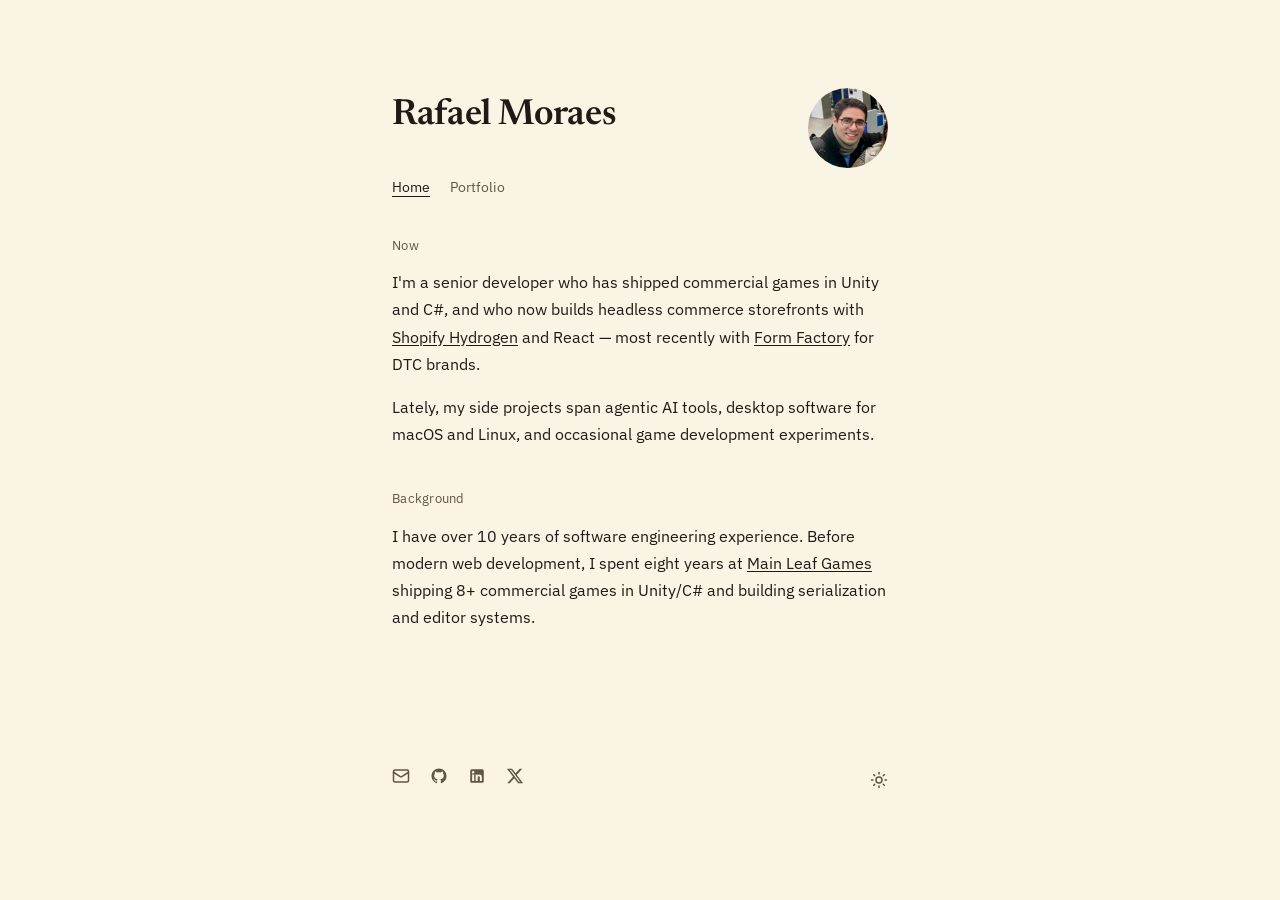
<file: index.html>
<!DOCTYPE html>
<html lang="en">
<head>
  <meta charset="UTF-8">
  <meta name="viewport" content="width=device-width, initial-scale=1.0">
  <meta name="color-scheme" content="light dark">
  <script>
    (function () {
      // Older versions kept the choice forever; drop it so the system rules again.
      try {
        localStorage.removeItem('theme');
      } catch (e) {}
      try {
        var stored = sessionStorage.getItem('theme');
        if (stored === 'light' || stored === 'dark') {
          document.documentElement.setAttribute('data-theme', stored);
        }
      } catch (e) {}
    })();
  </script>
  <title>Rafael Moraes</title>
  <meta name="description" content="Rafael Moraes — Senior Software Developer building headless commerce storefronts and developer tools.">
  <meta property="og:title" content="Rafael Moraes">
  <meta property="og:description" content="Senior Software Developer building headless commerce storefronts and developer tools.">
  <meta property="og:type" content="website">
  <link rel="icon" type="image/svg+xml" href="assets/favicon.svg">
  <link rel="stylesheet" href="css/style.css">
</head>
<body>
  <div class="container">
    <header>
      <div>
        <h1><a href="./">Rafael Moraes</a></h1>
        <nav>
          <ul>
            <li><span aria-current="page">Home</span></li>
            <li><a href="./portfolio">Portfolio</a></li>
          </ul>
        </nav>
      </div>
      <img src="assets/avatar.jpg" alt="Rafael Moraes" class="avatar" width="80" height="80">
    </header>

    <main>
      <section>
        <p class="section-label">Now</p>
        <p>I'm a senior developer who has shipped commercial games in Unity and C#, and who now builds headless commerce storefronts with <a href="https://shopify.dev/docs/storefronts/headless/hydrogen" target="_blank" rel="noopener noreferrer">Shopify Hydrogen</a> and React — most recently with <a href="https://formfactory.dev" target="_blank" rel="noopener noreferrer">Form Factory</a> for DTC brands.</p>
        <p>Lately, my side projects span agentic AI tools, desktop software for macOS and Linux, and occasional game development experiments.</p>
      </section>

      <section>
        <p class="section-label">Background</p>
        <p>I have over 10 years of software engineering experience. Before modern web development, I spent eight years at <a href="https://www.linkedin.com/company/mainleaf/home/" target="_blank" rel="noopener noreferrer">Main Leaf Games</a> shipping 8+ commercial games in Unity/C# and building serialization and editor systems.</p>
      </section>
    </main>

    <footer>
      <ul>
        <li>
          <a href="mailto:rafael@rbm.rs" aria-label="Email">
            <svg xmlns="http://www.w3.org/2000/svg" width="18" height="18" viewBox="0 0 24 24" fill="none" stroke="currentColor" stroke-width="2" stroke-linecap="round" stroke-linejoin="round" aria-hidden="true">
              <rect width="20" height="16" x="2" y="4" rx="2"/>
              <path d="m22 7-8.97 5.7a1.94 1.94 0 0 1-2.06 0L2 7"/>
            </svg>
          </a>
        </li>
        <li>
          <a href="https://github.com/rbmrs" target="_blank" rel="noopener noreferrer" aria-label="GitHub">
            <svg xmlns="http://www.w3.org/2000/svg" width="18" height="18" viewBox="0 0 24 24" fill="currentColor" aria-hidden="true">
              <path d="M12 2C6.477 2 2 6.484 2 12.017c0 4.425 2.865 8.18 6.839 9.504.5.092.682-.217.682-.483 0-.237-.008-.868-.013-1.703-2.782.605-3.369-1.343-3.369-1.343-.454-1.158-1.11-1.466-1.11-1.466-.908-.62.069-.608.069-.608 1.003.07 1.53 1.032 1.53 1.032.892 1.53 2.341 1.088 2.91.832.092-.647.35-1.088.636-1.338-2.22-.253-4.555-1.113-4.555-4.951 0-1.093.39-1.988 1.029-2.688-.103-.253-.446-1.272.098-2.65 0 0 .84-.27 2.75 1.026A9.564 9.564 0 0 1 12 6.844c.85.004 1.705.115 2.504.337 1.909-1.296 2.747-1.027 2.747-1.027.546 1.379.202 2.398.1 2.651.64.7 1.028 1.595 1.028 2.688 0 3.848-2.339 4.695-4.566 4.943.359.309.678.92.678 1.855 0 1.338-.012 2.419-.012 2.747 0 .268.18.58.688.482A10.019 10.019 0 0 0 22 12.017C22 6.484 17.522 2 12 2z"/>
            </svg>
          </a>
        </li>
        <li>
          <a href="https://www.linkedin.com/in/rafael-moraes-a4942123/" target="_blank" rel="noopener noreferrer" aria-label="LinkedIn">
            <svg xmlns="http://www.w3.org/2000/svg" width="18" height="18" viewBox="0 0 24 24" fill="currentColor" aria-hidden="true">
              <path d="M19 3a2 2 0 0 1 2 2v14a2 2 0 0 1-2 2H5a2 2 0 0 1-2-2V5a2 2 0 0 1 2-2h14m-.5 15.5v-5.3a3.26 3.26 0 0 0-3.26-3.26c-.85 0-1.84.52-2.28 1.3v-1.11h-2.79v8.37h2.79v-4.93c0-.77.62-1.4 1.39-1.4a1.4 1.4 0 0 1 1.4 1.4v4.93h2.75M6.88 8.56a1.68 1.68 0 0 0 1.68-1.68c0-.93-.75-1.69-1.68-1.69a1.69 1.69 0 0 0-1.69 1.69c0 .93.76 1.68 1.69 1.68m1.39 9.94v-8.37H5.5v8.37h2.77z"/>
            </svg>
          </a>
        </li>
        <li>
          <a href="https://x.com/rbmrs_" target="_blank" rel="noopener noreferrer" aria-label="X (Twitter)">
            <svg xmlns="http://www.w3.org/2000/svg" width="18" height="18" viewBox="0 0 24 24" fill="currentColor" aria-hidden="true">
              <path d="M18.244 2.25h3.308l-7.227 8.26 8.502 11.24H16.17l-5.214-6.817L4.99 21.75H1.68l7.73-8.835L1.254 2.25H8.08l4.713 6.231zm-1.161 17.52h1.833L7.084 4.126H5.117z"/>
            </svg>
          </a>
        </li>
      </ul>
      <button id="theme-toggle" type="button" aria-label="Toggle theme">
        <span class="icon-sun">
          <svg xmlns="http://www.w3.org/2000/svg" width="18" height="18" viewBox="0 0 24 24" fill="none" stroke="currentColor" stroke-width="2" stroke-linecap="round" stroke-linejoin="round" aria-hidden="true">
            <circle cx="12" cy="12" r="4" />
            <path d="M12 2v2" />
            <path d="M12 20v2" />
            <path d="m4.93 4.93 1.41 1.41" />
            <path d="m17.66 17.66 1.41 1.41" />
            <path d="M2 12h2" />
            <path d="M20 12h2" />
            <path d="m6.34 17.66-1.41 1.41" />
            <path d="m19.07 4.93-1.41 1.41" />
          </svg>
        </span>
        <span class="icon-moon">
          <svg xmlns="http://www.w3.org/2000/svg" width="18" height="18" viewBox="0 0 24 24" fill="none" stroke="currentColor" stroke-width="2" stroke-linecap="round" stroke-linejoin="round" aria-hidden="true">
            <path d="M20.985 12.486a9 9 0 1 1-9.473-9.472c.405-.022.617.46.402.803a6 6 0 0 0 8.268 8.268c.344-.215.825-.004.803.401" />
          </svg>
        </span>
      </button>
    </footer>
  </div>

  <script>
    (function () {
      var button = document.getElementById('theme-toggle');
      if (!button) return;
      var media = window.matchMedia('(prefers-color-scheme: dark)');
      function system() {
        return media.matches ? 'dark' : 'light';
      }
      function override() {
        var attr = document.documentElement.getAttribute('data-theme');
        return attr === 'light' || attr === 'dark' ? attr : null;
      }
      function current() {
        return override() || system();
      }
      // Without an override, the page follows the system setting again.
      function clearOverride() {
        document.documentElement.removeAttribute('data-theme');
        try {
          sessionStorage.removeItem('theme');
        } catch (e) {}
      }
      function updateLabel() {
        var target = current() === 'dark' ? 'light' : 'dark';
        button.setAttribute('aria-label', 'Switch to ' + target + ' theme');
        button.title = button.getAttribute('aria-label');
      }
      button.addEventListener('click', function () {
        var next = current() === 'dark' ? 'light' : 'dark';
        if (next === system()) {
          clearOverride();
        } else {
          document.documentElement.setAttribute('data-theme', next);
          try {
            sessionStorage.setItem('theme', next);
          } catch (e) {}
        }
        updateLabel();
      });
      function onSystemChange() {
        if (override() === system()) clearOverride();
        updateLabel();
      }
      if (media.addEventListener) {
        media.addEventListener('change', onSystemChange);
      } else if (media.addListener) {
        media.addListener(onSystemChange);
      }
      updateLabel();
    })();
  </script>
  <!-- Cloudflare Web Analytics --><script type='module' src='https://static.cloudflareinsights.com/beacon.min.js' data-cf-beacon='{"token": "b37c30e7a0554e7390c064aa9ed43f64"}'></script><!-- End Cloudflare Web Analytics -->
</body>
</html>
</file>
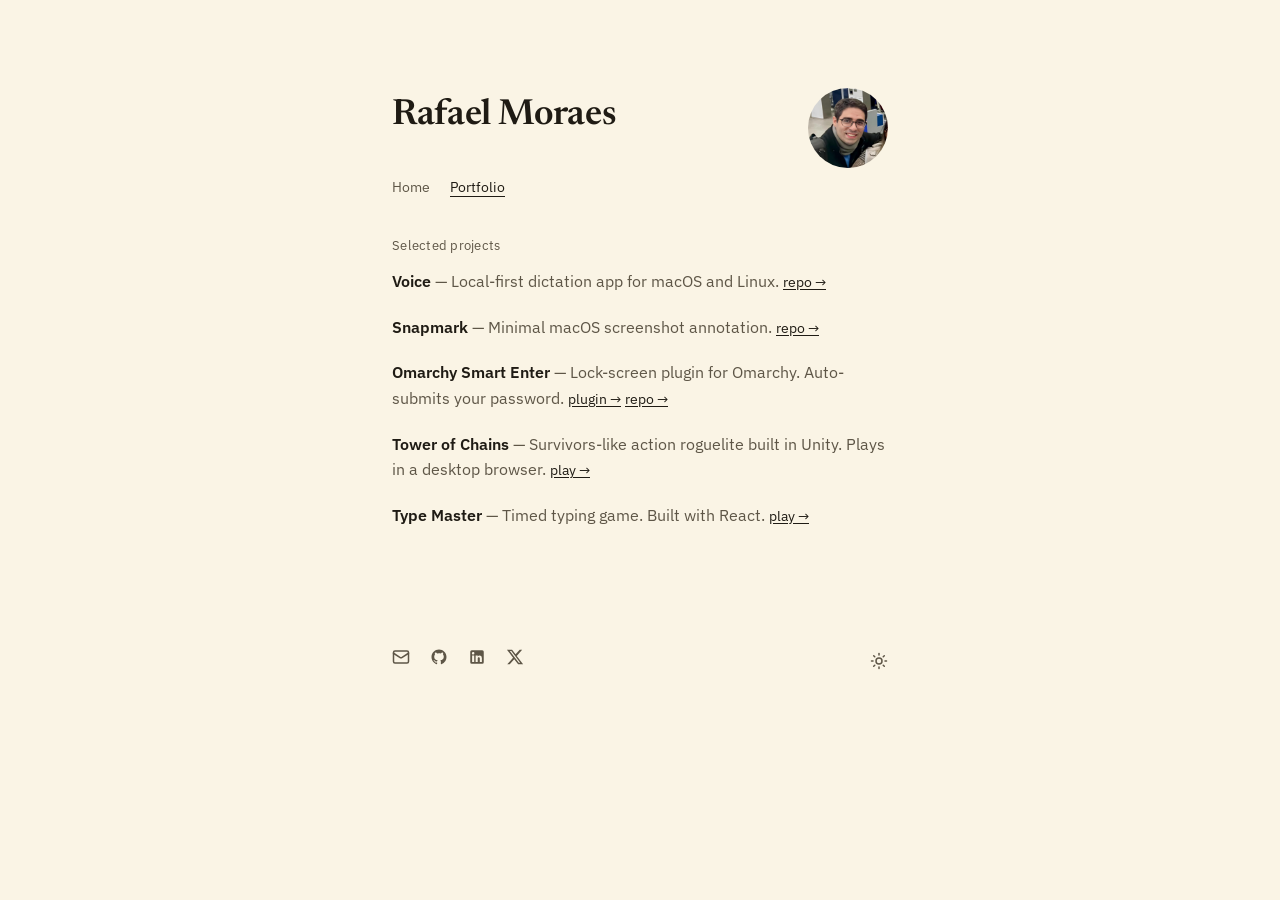
<file: portfolio.html>
<!DOCTYPE html>
<html lang="en">
<head>
  <meta charset="UTF-8">
  <meta name="viewport" content="width=device-width, initial-scale=1.0">
  <meta name="color-scheme" content="light dark">
  <script>
    (function () {
      // Older versions kept the choice forever; drop it so the system rules again.
      try {
        localStorage.removeItem('theme');
      } catch (e) {}
      try {
        var stored = sessionStorage.getItem('theme');
        if (stored === 'light' || stored === 'dark') {
          document.documentElement.setAttribute('data-theme', stored);
        }
      } catch (e) {}
    })();
  </script>
  <title>Portfolio — Rafael Moraes</title>
  <meta name="description" content="Selected projects by Rafael Moraes.">
  <meta property="og:title" content="Portfolio — Rafael Moraes">
  <meta property="og:description" content="Selected projects by Rafael Moraes.">
  <meta property="og:type" content="website">
  <link rel="icon" type="image/svg+xml" href="assets/favicon.svg">
  <link rel="stylesheet" href="css/style.css">
</head>
<body>
  <div class="container">
    <header>
      <div>
        <h1><a href="./">Rafael Moraes</a></h1>
        <nav>
          <ul>
            <li><a href="./">Home</a></li>
            <li><span aria-current="page">Portfolio</span></li>
          </ul>
        </nav>
      </div>
      <img src="assets/avatar.jpg" alt="Rafael Moraes" class="avatar" width="80" height="80">
    </header>

    <main>
      <section>
        <p class="section-label">Selected projects</p>
        <ul class="projects">
          <li>
            <a class="title" href="https://github.com/rbmrs/voice" target="_blank" rel="noopener noreferrer">Voice</a>
            <span class="desc"> — Local-first dictation app for macOS and Linux.</span>
            <a href="https://github.com/rbmrs/voice" target="_blank" rel="noopener noreferrer">repo →</a>
          </li>
          <li>
            <a class="title" href="https://github.com/rbmrs/snapmark" target="_blank" rel="noopener noreferrer">Snapmark</a>
            <span class="desc"> — Minimal macOS screenshot annotation.</span>
            <a href="https://github.com/rbmrs/snapmark" target="_blank" rel="noopener noreferrer">repo →</a>
          </li>
          <li>
            <a class="title" href="https://plugins.omarchy.org/plugin.html?id=io.github.rbmrs.smart-enter" target="_blank" rel="noopener noreferrer">Omarchy Smart Enter</a>
            <span class="desc"> — Lock-screen plugin for Omarchy. Auto-submits your password.</span>
            <a href="https://plugins.omarchy.org/plugin.html?id=io.github.rbmrs.smart-enter" target="_blank" rel="noopener noreferrer">plugin →</a>
            <a href="https://github.com/rbmrs/omarchy-smart-enter" target="_blank" rel="noopener noreferrer">repo →</a>
          </li>
          <li>
            <a class="title" href="./tower-of-chains">Tower of Chains</a>
            <span class="desc"> — Survivors-like action roguelite built in Unity. Plays in a desktop browser.</span>
            <a href="./tower-of-chains">play →</a>
          </li>
          <li>
            <a class="title" href="./type-master">Type Master</a>
            <span class="desc"> — Timed typing game. Built with React.</span>
            <a href="./type-master">play →</a>
          </li>
        </ul>
      </section>
    </main>

    <footer>
      <ul>
        <li>
          <a href="mailto:rafael@rbm.rs" aria-label="Email">
            <svg xmlns="http://www.w3.org/2000/svg" width="18" height="18" viewBox="0 0 24 24" fill="none" stroke="currentColor" stroke-width="2" stroke-linecap="round" stroke-linejoin="round" aria-hidden="true">
              <rect width="20" height="16" x="2" y="4" rx="2"/>
              <path d="m22 7-8.97 5.7a1.94 1.94 0 0 1-2.06 0L2 7"/>
            </svg>
          </a>
        </li>
        <li>
          <a href="https://github.com/rbmrs" target="_blank" rel="noopener noreferrer" aria-label="GitHub">
            <svg xmlns="http://www.w3.org/2000/svg" width="18" height="18" viewBox="0 0 24 24" fill="currentColor" aria-hidden="true">
              <path d="M12 2C6.477 2 2 6.484 2 12.017c0 4.425 2.865 8.18 6.839 9.504.5.092.682-.217.682-.483 0-.237-.008-.868-.013-1.703-2.782.605-3.369-1.343-3.369-1.343-.454-1.158-1.11-1.466-1.11-1.466-.908-.62.069-.608.069-.608 1.003.07 1.53 1.032 1.53 1.032.892 1.53 2.341 1.088 2.91.832.092-.647.35-1.088.636-1.338-2.22-.253-4.555-1.113-4.555-4.951 0-1.093.39-1.988 1.029-2.688-.103-.253-.446-1.272.098-2.65 0 0 .84-.27 2.75 1.026A9.564 9.564 0 0 1 12 6.844c.85.004 1.705.115 2.504.337 1.909-1.296 2.747-1.027 2.747-1.027.546 1.379.202 2.398.1 2.651.64.7 1.028 1.595 1.028 2.688 0 3.848-2.339 4.695-4.566 4.943.359.309.678.92.678 1.855 0 1.338-.012 2.419-.012 2.747 0 .268.18.58.688.482A10.019 10.019 0 0 0 22 12.017C22 6.484 17.522 2 12 2z"/>
            </svg>
          </a>
        </li>
        <li>
          <a href="https://www.linkedin.com/in/rafael-moraes-a4942123/" target="_blank" rel="noopener noreferrer" aria-label="LinkedIn">
            <svg xmlns="http://www.w3.org/2000/svg" width="18" height="18" viewBox="0 0 24 24" fill="currentColor" aria-hidden="true">
              <path d="M19 3a2 2 0 0 1 2 2v14a2 2 0 0 1-2 2H5a2 2 0 0 1-2-2V5a2 2 0 0 1 2-2h14m-.5 15.5v-5.3a3.26 3.26 0 0 0-3.26-3.26c-.85 0-1.84.52-2.28 1.3v-1.11h-2.79v8.37h2.79v-4.93c0-.77.62-1.4 1.39-1.4a1.4 1.4 0 0 1 1.4 1.4v4.93h2.75M6.88 8.56a1.68 1.68 0 0 0 1.68-1.68c0-.93-.75-1.69-1.68-1.69a1.69 1.69 0 0 0-1.69 1.69c0 .93.76 1.68 1.69 1.68m1.39 9.94v-8.37H5.5v8.37h2.77z"/>
            </svg>
          </a>
        </li>
        <li>
          <a href="https://x.com/rbmrs_" target="_blank" rel="noopener noreferrer" aria-label="X (Twitter)">
            <svg xmlns="http://www.w3.org/2000/svg" width="18" height="18" viewBox="0 0 24 24" fill="currentColor" aria-hidden="true">
              <path d="M18.244 2.25h3.308l-7.227 8.26 8.502 11.24H16.17l-5.214-6.817L4.99 21.75H1.68l7.73-8.835L1.254 2.25H8.08l4.713 6.231zm-1.161 17.52h1.833L7.084 4.126H5.117z"/>
            </svg>
          </a>
        </li>
      </ul>
      <button id="theme-toggle" type="button" aria-label="Toggle theme">
        <span class="icon-sun">
          <svg xmlns="http://www.w3.org/2000/svg" width="18" height="18" viewBox="0 0 24 24" fill="none" stroke="currentColor" stroke-width="2" stroke-linecap="round" stroke-linejoin="round" aria-hidden="true">
            <circle cx="12" cy="12" r="4" />
            <path d="M12 2v2" />
            <path d="M12 20v2" />
            <path d="m4.93 4.93 1.41 1.41" />
            <path d="m17.66 17.66 1.41 1.41" />
            <path d="M2 12h2" />
            <path d="M20 12h2" />
            <path d="m6.34 17.66-1.41 1.41" />
            <path d="m19.07 4.93-1.41 1.41" />
          </svg>
        </span>
        <span class="icon-moon">
          <svg xmlns="http://www.w3.org/2000/svg" width="18" height="18" viewBox="0 0 24 24" fill="none" stroke="currentColor" stroke-width="2" stroke-linecap="round" stroke-linejoin="round" aria-hidden="true">
            <path d="M20.985 12.486a9 9 0 1 1-9.473-9.472c.405-.022.617.46.402.803a6 6 0 0 0 8.268 8.268c.344-.215.825-.004.803.401" />
          </svg>
        </span>
      </button>
    </footer>
  </div>

  <script>
    (function () {
      var button = document.getElementById('theme-toggle');
      if (!button) return;
      var media = window.matchMedia('(prefers-color-scheme: dark)');
      function system() {
        return media.matches ? 'dark' : 'light';
      }
      function override() {
        var attr = document.documentElement.getAttribute('data-theme');
        return attr === 'light' || attr === 'dark' ? attr : null;
      }
      function current() {
        return override() || system();
      }
      // Without an override, the page follows the system setting again.
      function clearOverride() {
        document.documentElement.removeAttribute('data-theme');
        try {
          sessionStorage.removeItem('theme');
        } catch (e) {}
      }
      function updateLabel() {
        var target = current() === 'dark' ? 'light' : 'dark';
        button.setAttribute('aria-label', 'Switch to ' + target + ' theme');
        button.title = button.getAttribute('aria-label');
      }
      button.addEventListener('click', function () {
        var next = current() === 'dark' ? 'light' : 'dark';
        if (next === system()) {
          clearOverride();
        } else {
          document.documentElement.setAttribute('data-theme', next);
          try {
            sessionStorage.setItem('theme', next);
          } catch (e) {}
        }
        updateLabel();
      });
      function onSystemChange() {
        if (override() === system()) clearOverride();
        updateLabel();
      }
      if (media.addEventListener) {
        media.addEventListener('change', onSystemChange);
      } else if (media.addListener) {
        media.addListener(onSystemChange);
      }
      updateLabel();
    })();
  </script>
  <!-- Cloudflare Web Analytics --><script type='module' src='https://static.cloudflareinsights.com/beacon.min.js' data-cf-beacon='{"token": "b37c30e7a0554e7390c064aa9ed43f64"}'></script><!-- End Cloudflare Web Analytics -->
</body>
</html>
</file>
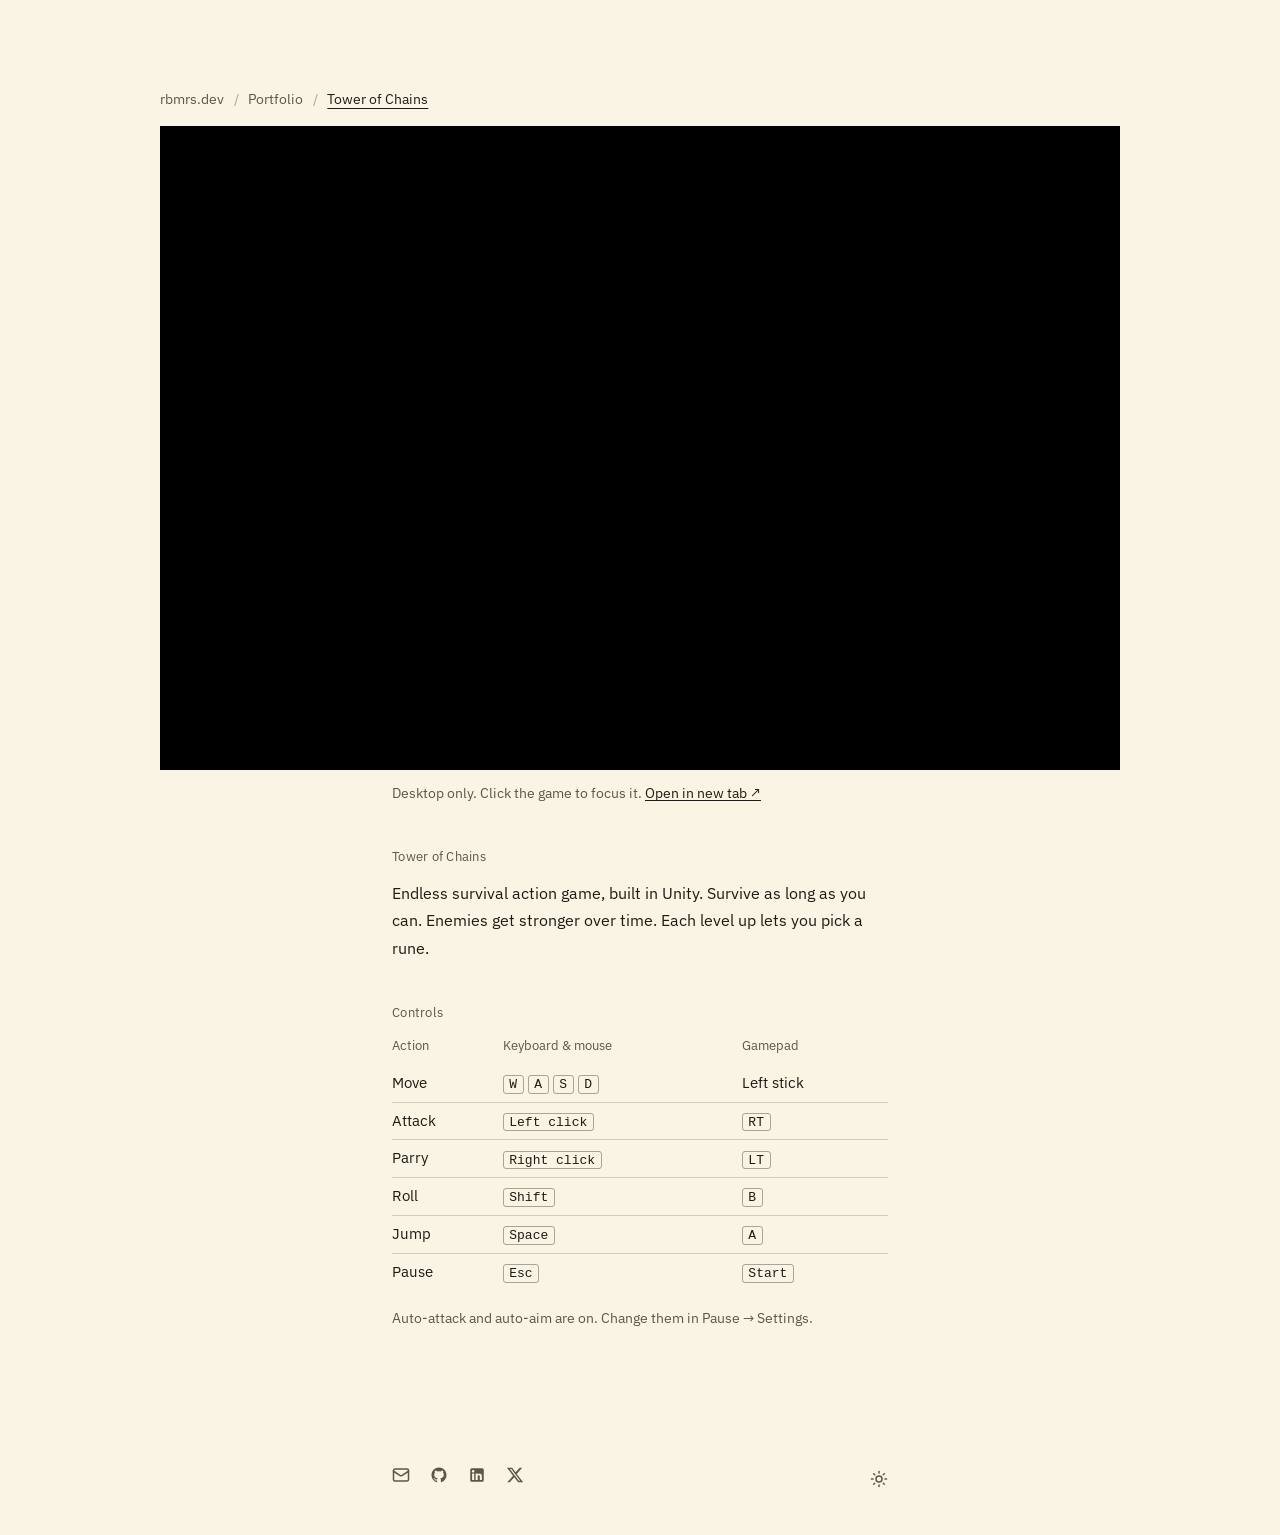
<file: tower-of-chains.html>
<!DOCTYPE html>
<html lang="en">
<head>
  <meta charset="UTF-8">
  <meta name="viewport" content="width=device-width, initial-scale=1.0">
  <meta name="color-scheme" content="light dark">
  <script>
    (function () {
      // Older versions kept the choice forever; drop it so the system rules again.
      try {
        localStorage.removeItem('theme');
      } catch (e) {}
      try {
        var stored = sessionStorage.getItem('theme');
        if (stored === 'light' || stored === 'dark') {
          document.documentElement.setAttribute('data-theme', stored);
        }
      } catch (e) {}
    })();
  </script>
  <title>Tower of Chains — Rafael Moraes</title>
  <meta name="description" content="Tower of Chains, an endless survival action game built in Unity. Play it in your browser.">
  <meta property="og:title" content="Tower of Chains — Rafael Moraes">
  <meta property="og:description" content="Tower of Chains, an endless survival action game built in Unity. Play it in your browser.">
  <meta property="og:type" content="website">
  <link rel="icon" type="image/svg+xml" href="assets/favicon.svg">
  <link rel="stylesheet" href="css/style.css">
</head>
<body>
  <div class="container">
    <nav class="crumbs" aria-label="Breadcrumb">
      <a href="./">rbmrs.dev</a><span class="crumbs-sep" aria-hidden="true">/</span><a href="./portfolio">Portfolio</a><span class="crumbs-sep" aria-hidden="true">/</span><span aria-current="page">Tower of Chains</span>
    </nav>

    <main>
      <section>
        <div class="player" id="player">
          <iframe
            src="https://rbmrs.dev/tower-of-chains-web/"
            title="Tower of Chains — playable WebGL build"
            width="960" height="644" scrolling="no"
            allow="fullscreen; autoplay; gamepad"
            allowfullscreen></iframe>
        </div>
        <p class="player-meta note">Desktop only. Click the game to focus it. <a href="https://rbmrs.dev/tower-of-chains-web/" target="_blank" rel="noopener noreferrer">Open in new tab ↗</a></p>
      </section>

      <section>
        <p class="section-label">Tower of Chains</p>
        <p>Endless survival action game, built in Unity. Survive as long as you can. Enemies get stronger over time. Each level up lets you pick a rune.</p>
      </section>

      <section>
        <p class="section-label">Controls</p>
        <table class="controls">
          <thead>
            <tr>
              <th scope="col">Action</th>
              <th scope="col">Keyboard &amp; mouse</th>
              <th scope="col">Gamepad</th>
            </tr>
          </thead>
          <tbody>
            <tr><td>Move</td><td><kbd>W</kbd> <kbd>A</kbd> <kbd>S</kbd> <kbd>D</kbd></td><td>Left stick</td></tr>
            <tr><td>Attack</td><td><kbd>Left click</kbd></td><td><kbd>RT</kbd></td></tr>
            <tr><td>Parry</td><td><kbd>Right click</kbd></td><td><kbd>LT</kbd></td></tr>
            <tr><td>Roll</td><td><kbd>Shift</kbd></td><td><kbd>B</kbd></td></tr>
            <tr><td>Jump</td><td><kbd>Space</kbd></td><td><kbd>A</kbd></td></tr>
            <tr><td>Pause</td><td><kbd>Esc</kbd></td><td><kbd>Start</kbd></td></tr>
          </tbody>
        </table>
        <p class="note">Auto-attack and auto-aim are on. Change them in Pause → Settings.</p>
      </section>
    </main>

    <footer>
      <ul>
        <li>
          <a href="mailto:rafael@rbm.rs" aria-label="Email">
            <svg xmlns="http://www.w3.org/2000/svg" width="18" height="18" viewBox="0 0 24 24" fill="none" stroke="currentColor" stroke-width="2" stroke-linecap="round" stroke-linejoin="round" aria-hidden="true">
              <rect width="20" height="16" x="2" y="4" rx="2"/>
              <path d="m22 7-8.97 5.7a1.94 1.94 0 0 1-2.06 0L2 7"/>
            </svg>
          </a>
        </li>
        <li>
          <a href="https://github.com/rbmrs" target="_blank" rel="noopener noreferrer" aria-label="GitHub">
            <svg xmlns="http://www.w3.org/2000/svg" width="18" height="18" viewBox="0 0 24 24" fill="currentColor" aria-hidden="true">
              <path d="M12 2C6.477 2 2 6.484 2 12.017c0 4.425 2.865 8.18 6.839 9.504.5.092.682-.217.682-.483 0-.237-.008-.868-.013-1.703-2.782.605-3.369-1.343-3.369-1.343-.454-1.158-1.11-1.466-1.11-1.466-.908-.62.069-.608.069-.608 1.003.07 1.53 1.032 1.53 1.032.892 1.53 2.341 1.088 2.91.832.092-.647.35-1.088.636-1.338-2.22-.253-4.555-1.113-4.555-4.951 0-1.093.39-1.988 1.029-2.688-.103-.253-.446-1.272.098-2.65 0 0 .84-.27 2.75 1.026A9.564 9.564 0 0 1 12 6.844c.85.004 1.705.115 2.504.337 1.909-1.296 2.747-1.027 2.747-1.027.546 1.379.202 2.398.1 2.651.64.7 1.028 1.595 1.028 2.688 0 3.848-2.339 4.695-4.566 4.943.359.309.678.92.678 1.855 0 1.338-.012 2.419-.012 2.747 0 .268.18.58.688.482A10.019 10.019 0 0 0 22 12.017C22 6.484 17.522 2 12 2z"/>
            </svg>
          </a>
        </li>
        <li>
          <a href="https://www.linkedin.com/in/rafael-moraes-a4942123/" target="_blank" rel="noopener noreferrer" aria-label="LinkedIn">
            <svg xmlns="http://www.w3.org/2000/svg" width="18" height="18" viewBox="0 0 24 24" fill="currentColor" aria-hidden="true">
              <path d="M19 3a2 2 0 0 1 2 2v14a2 2 0 0 1-2 2H5a2 2 0 0 1-2-2V5a2 2 0 0 1 2-2h14m-.5 15.5v-5.3a3.26 3.26 0 0 0-3.26-3.26c-.85 0-1.84.52-2.28 1.3v-1.11h-2.79v8.37h2.79v-4.93c0-.77.62-1.4 1.39-1.4a1.4 1.4 0 0 1 1.4 1.4v4.93h2.75M6.88 8.56a1.68 1.68 0 0 0 1.68-1.68c0-.93-.75-1.69-1.68-1.69a1.69 1.69 0 0 0-1.69 1.69c0 .93.76 1.68 1.69 1.68m1.39 9.94v-8.37H5.5v8.37h2.77z"/>
            </svg>
          </a>
        </li>
        <li>
          <a href="https://x.com/rbmrs_" target="_blank" rel="noopener noreferrer" aria-label="X (Twitter)">
            <svg xmlns="http://www.w3.org/2000/svg" width="18" height="18" viewBox="0 0 24 24" fill="currentColor" aria-hidden="true">
              <path d="M18.244 2.25h3.308l-7.227 8.26 8.502 11.24H16.17l-5.214-6.817L4.99 21.75H1.68l7.73-8.835L1.254 2.25H8.08l4.713 6.231zm-1.161 17.52h1.833L7.084 4.126H5.117z"/>
            </svg>
          </a>
        </li>
      </ul>
      <button id="theme-toggle" type="button" aria-label="Toggle theme">
        <span class="icon-sun">
          <svg xmlns="http://www.w3.org/2000/svg" width="18" height="18" viewBox="0 0 24 24" fill="none" stroke="currentColor" stroke-width="2" stroke-linecap="round" stroke-linejoin="round" aria-hidden="true">
            <circle cx="12" cy="12" r="4" />
            <path d="M12 2v2" />
            <path d="M12 20v2" />
            <path d="m4.93 4.93 1.41 1.41" />
            <path d="m17.66 17.66 1.41 1.41" />
            <path d="M2 12h2" />
            <path d="M20 12h2" />
            <path d="m6.34 17.66-1.41 1.41" />
            <path d="m19.07 4.93-1.41 1.41" />
          </svg>
        </span>
        <span class="icon-moon">
          <svg xmlns="http://www.w3.org/2000/svg" width="18" height="18" viewBox="0 0 24 24" fill="none" stroke="currentColor" stroke-width="2" stroke-linecap="round" stroke-linejoin="round" aria-hidden="true">
            <path d="M20.985 12.486a9 9 0 1 1-9.473-9.472c.405-.022.617.46.402.803a6 6 0 0 0 8.268 8.268c.344-.215.825-.004.803.401" />
          </svg>
        </span>
      </button>
    </footer>
  </div>

  <script>
    (function () {
      var button = document.getElementById('theme-toggle');
      if (!button) return;
      var media = window.matchMedia('(prefers-color-scheme: dark)');
      function system() {
        return media.matches ? 'dark' : 'light';
      }
      function override() {
        var attr = document.documentElement.getAttribute('data-theme');
        return attr === 'light' || attr === 'dark' ? attr : null;
      }
      function current() {
        return override() || system();
      }
      // Without an override, the page follows the system setting again.
      function clearOverride() {
        document.documentElement.removeAttribute('data-theme');
        try {
          sessionStorage.removeItem('theme');
        } catch (e) {}
      }
      function updateLabel() {
        var target = current() === 'dark' ? 'light' : 'dark';
        button.setAttribute('aria-label', 'Switch to ' + target + ' theme');
        button.title = button.getAttribute('aria-label');
      }
      button.addEventListener('click', function () {
        var next = current() === 'dark' ? 'light' : 'dark';
        if (next === system()) {
          clearOverride();
        } else {
          document.documentElement.setAttribute('data-theme', next);
          try {
            sessionStorage.setItem('theme', next);
          } catch (e) {}
        }
        updateLabel();
      });
      function onSystemChange() {
        if (override() === system()) clearOverride();
        updateLabel();
      }
      if (media.addEventListener) {
        media.addEventListener('change', onSystemChange);
      } else if (media.addListener) {
        media.addListener(onSystemChange);
      }
      updateLabel();
    })();
  </script>
  <script>
    (function () {
      var box = document.getElementById('player');
      if (!box || !window.ResizeObserver) return;
      var designWidth = box.querySelector('iframe').width;
      new ResizeObserver(function () {
        box.style.setProperty('--player-scale', Math.min(1, box.clientWidth / designWidth));
      }).observe(box);
    })();
  </script>
  <!-- Cloudflare Web Analytics --><script type='module' src='https://static.cloudflareinsights.com/beacon.min.js' data-cf-beacon='{"token": "b37c30e7a0554e7390c064aa9ed43f64"}'></script><!-- End Cloudflare Web Analytics -->
</body>
</html>
</file>
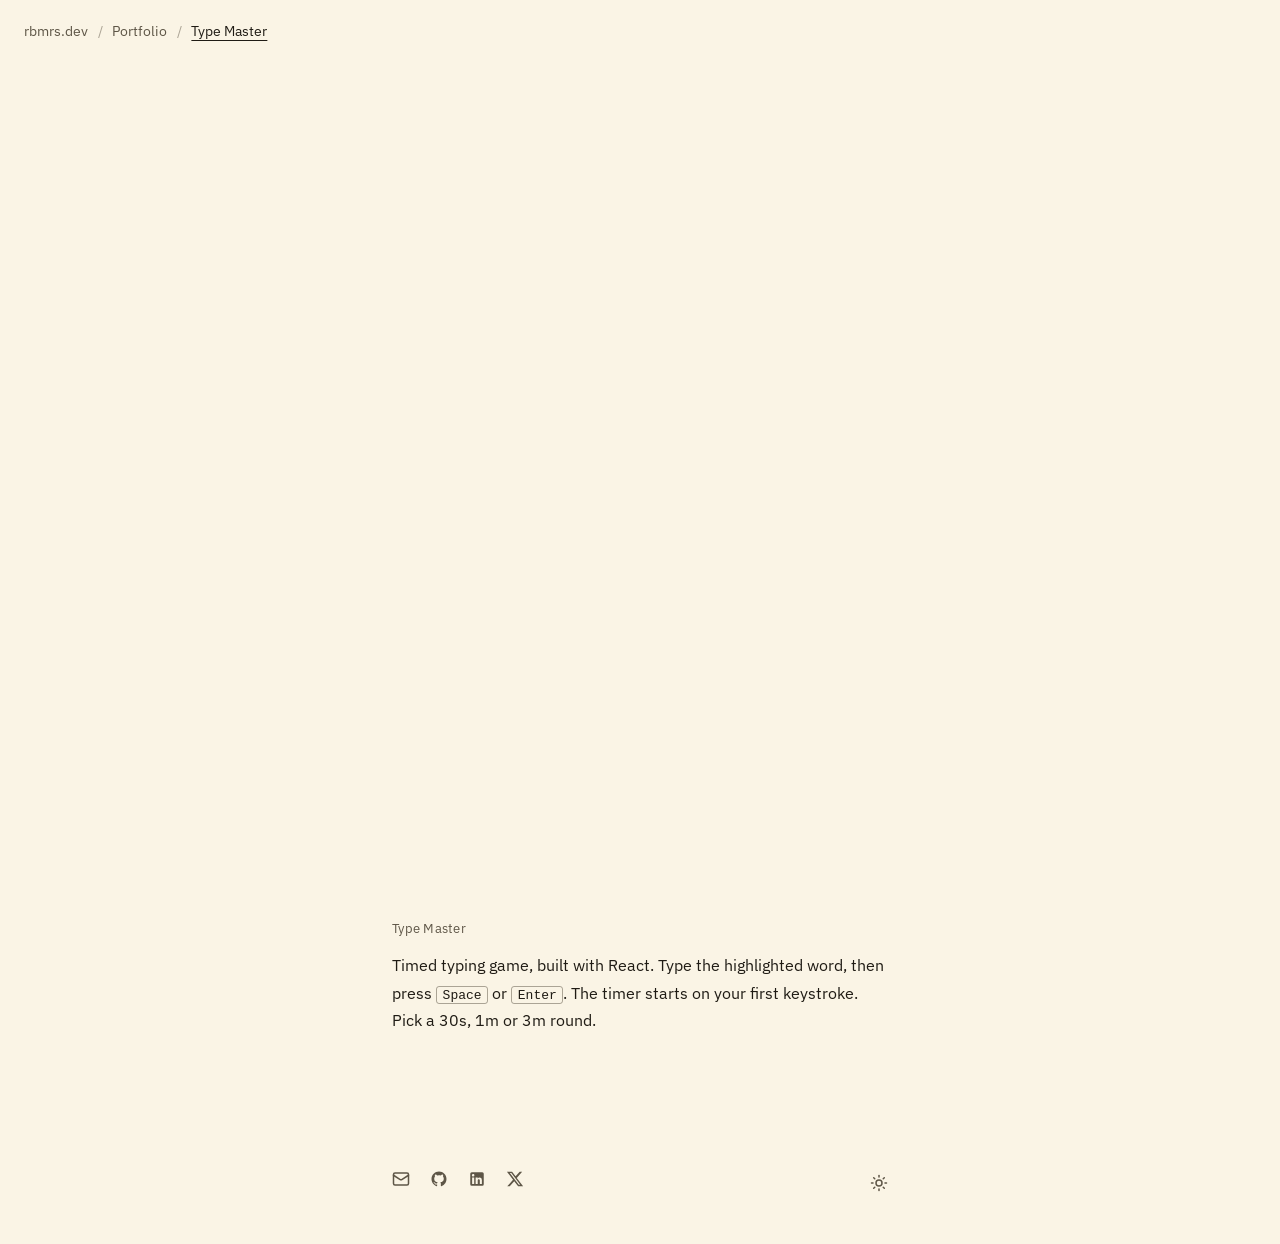
<file: type-master.html>
<!DOCTYPE html>
<html lang="en">
<head>
  <meta charset="UTF-8">
  <meta name="viewport" content="width=device-width, initial-scale=1.0">
  <meta name="color-scheme" content="light dark">
  <script>
    (function () {
      // Older versions kept the choice forever; drop it so the system rules again.
      try {
        localStorage.removeItem('theme');
      } catch (e) {}
      try {
        var stored = sessionStorage.getItem('theme');
        if (stored === 'light' || stored === 'dark') {
          document.documentElement.setAttribute('data-theme', stored);
        }
      } catch (e) {}
    })();
  </script>
  <title>Type Master — Rafael Moraes</title>
  <meta name="description" content="Type Master, a timed typing game built with React. Play it in your browser.">
  <meta property="og:title" content="Type Master — Rafael Moraes">
  <meta property="og:description" content="Type Master, a timed typing game built with React. Play it in your browser.">
  <meta property="og:type" content="website">
  <link rel="icon" type="image/svg+xml" href="assets/favicon.svg">
  <link rel="stylesheet" href="css/style.css">
</head>
<body class="page-game">
  <div class="container">
    <nav class="crumbs" aria-label="Breadcrumb">
      <a href="./">rbmrs.dev</a><span class="crumbs-sep" aria-hidden="true">/</span><a href="./portfolio">Portfolio</a><span class="crumbs-sep" aria-hidden="true">/</span><span aria-current="page">Type Master</span>
    </nav>

    <main>
      <section>
        <div class="player player--type-master" id="player">
          <iframe
            src="https://rbmrs.dev/thetypemaster/?embed=1"
            title="Type Master — typing game"
            scrolling="no"></iframe>
        </div>
      </section>

      <section>
        <p class="section-label">Type Master</p>
        <p lang="en" data-game-lang="en">Timed typing game, built with React. Type the highlighted word, then press <kbd>Space</kbd> or <kbd>Enter</kbd>. The timer starts on your first keystroke. Pick a 30s, 1m or 3m round.</p>
        <p lang="pt-BR" data-game-lang="pt" hidden>Jogo de digitação contra o tempo, feito com React. Digite a palavra em destaque e aperte <kbd>Espaço</kbd> ou <kbd>Enter</kbd>. O tempo começa na primeira tecla. Escolha uma rodada de 30s, 1m ou 3m.</p>
      </section>
    </main>

    <footer>
      <ul>
        <li>
          <a href="mailto:rafael@rbm.rs" aria-label="Email">
            <svg xmlns="http://www.w3.org/2000/svg" width="18" height="18" viewBox="0 0 24 24" fill="none" stroke="currentColor" stroke-width="2" stroke-linecap="round" stroke-linejoin="round" aria-hidden="true">
              <rect width="20" height="16" x="2" y="4" rx="2"/>
              <path d="m22 7-8.97 5.7a1.94 1.94 0 0 1-2.06 0L2 7"/>
            </svg>
          </a>
        </li>
        <li>
          <a href="https://github.com/rbmrs" target="_blank" rel="noopener noreferrer" aria-label="GitHub">
            <svg xmlns="http://www.w3.org/2000/svg" width="18" height="18" viewBox="0 0 24 24" fill="currentColor" aria-hidden="true">
              <path d="M12 2C6.477 2 2 6.484 2 12.017c0 4.425 2.865 8.18 6.839 9.504.5.092.682-.217.682-.483 0-.237-.008-.868-.013-1.703-2.782.605-3.369-1.343-3.369-1.343-.454-1.158-1.11-1.466-1.11-1.466-.908-.62.069-.608.069-.608 1.003.07 1.53 1.032 1.53 1.032.892 1.53 2.341 1.088 2.91.832.092-.647.35-1.088.636-1.338-2.22-.253-4.555-1.113-4.555-4.951 0-1.093.39-1.988 1.029-2.688-.103-.253-.446-1.272.098-2.65 0 0 .84-.27 2.75 1.026A9.564 9.564 0 0 1 12 6.844c.85.004 1.705.115 2.504.337 1.909-1.296 2.747-1.027 2.747-1.027.546 1.379.202 2.398.1 2.651.64.7 1.028 1.595 1.028 2.688 0 3.848-2.339 4.695-4.566 4.943.359.309.678.92.678 1.855 0 1.338-.012 2.419-.012 2.747 0 .268.18.58.688.482A10.019 10.019 0 0 0 22 12.017C22 6.484 17.522 2 12 2z"/>
            </svg>
          </a>
        </li>
        <li>
          <a href="https://www.linkedin.com/in/rafael-moraes-a4942123/" target="_blank" rel="noopener noreferrer" aria-label="LinkedIn">
            <svg xmlns="http://www.w3.org/2000/svg" width="18" height="18" viewBox="0 0 24 24" fill="currentColor" aria-hidden="true">
              <path d="M19 3a2 2 0 0 1 2 2v14a2 2 0 0 1-2 2H5a2 2 0 0 1-2-2V5a2 2 0 0 1 2-2h14m-.5 15.5v-5.3a3.26 3.26 0 0 0-3.26-3.26c-.85 0-1.84.52-2.28 1.3v-1.11h-2.79v8.37h2.79v-4.93c0-.77.62-1.4 1.39-1.4a1.4 1.4 0 0 1 1.4 1.4v4.93h2.75M6.88 8.56a1.68 1.68 0 0 0 1.68-1.68c0-.93-.75-1.69-1.68-1.69a1.69 1.69 0 0 0-1.69 1.69c0 .93.76 1.68 1.69 1.68m1.39 9.94v-8.37H5.5v8.37h2.77z"/>
            </svg>
          </a>
        </li>
        <li>
          <a href="https://x.com/rbmrs_" target="_blank" rel="noopener noreferrer" aria-label="X (Twitter)">
            <svg xmlns="http://www.w3.org/2000/svg" width="18" height="18" viewBox="0 0 24 24" fill="currentColor" aria-hidden="true">
              <path d="M18.244 2.25h3.308l-7.227 8.26 8.502 11.24H16.17l-5.214-6.817L4.99 21.75H1.68l7.73-8.835L1.254 2.25H8.08l4.713 6.231zm-1.161 17.52h1.833L7.084 4.126H5.117z"/>
            </svg>
          </a>
        </li>
      </ul>
      <button id="theme-toggle" type="button" aria-label="Toggle theme">
        <span class="icon-sun">
          <svg xmlns="http://www.w3.org/2000/svg" width="18" height="18" viewBox="0 0 24 24" fill="none" stroke="currentColor" stroke-width="2" stroke-linecap="round" stroke-linejoin="round" aria-hidden="true">
            <circle cx="12" cy="12" r="4" />
            <path d="M12 2v2" />
            <path d="M12 20v2" />
            <path d="m4.93 4.93 1.41 1.41" />
            <path d="m17.66 17.66 1.41 1.41" />
            <path d="M2 12h2" />
            <path d="M20 12h2" />
            <path d="m6.34 17.66-1.41 1.41" />
            <path d="m19.07 4.93-1.41 1.41" />
          </svg>
        </span>
        <span class="icon-moon">
          <svg xmlns="http://www.w3.org/2000/svg" width="18" height="18" viewBox="0 0 24 24" fill="none" stroke="currentColor" stroke-width="2" stroke-linecap="round" stroke-linejoin="round" aria-hidden="true">
            <path d="M20.985 12.486a9 9 0 1 1-9.473-9.472c.405-.022.617.46.402.803a6 6 0 0 0 8.268 8.268c.344-.215.825-.004.803.401" />
          </svg>
        </span>
      </button>
    </footer>
  </div>

  <script>
    (function () {
      var button = document.getElementById('theme-toggle');
      if (!button) return;
      var media = window.matchMedia('(prefers-color-scheme: dark)');
      function system() {
        return media.matches ? 'dark' : 'light';
      }
      function override() {
        var attr = document.documentElement.getAttribute('data-theme');
        return attr === 'light' || attr === 'dark' ? attr : null;
      }
      function current() {
        return override() || system();
      }
      // Without an override, the page follows the system setting again.
      function clearOverride() {
        document.documentElement.removeAttribute('data-theme');
        try {
          sessionStorage.removeItem('theme');
        } catch (e) {}
      }
      function updateLabel() {
        var target = current() === 'dark' ? 'light' : 'dark';
        button.setAttribute('aria-label', 'Switch to ' + target + ' theme');
        button.title = button.getAttribute('aria-label');
      }
      button.addEventListener('click', function () {
        var next = current() === 'dark' ? 'light' : 'dark';
        if (next === system()) {
          clearOverride();
        } else {
          document.documentElement.setAttribute('data-theme', next);
          try {
            sessionStorage.setItem('theme', next);
          } catch (e) {}
        }
        updateLabel();
      });
      function onSystemChange() {
        if (override() === system()) clearOverride();
        updateLabel();
      }
      if (media.addEventListener) {
        media.addEventListener('change', onSystemChange);
      } else if (media.addListener) {
        media.addListener(onSystemChange);
      }
      updateLabel();
    })();
  </script>
  <script>
    // The text under the game follows the game's language menu. The game sets
    // its own <html lang>; watch it, since the iframe is on the same origin.
    (function () {
      var frame = document.querySelector('#player iframe');
      var texts = document.querySelectorAll('[data-game-lang]');
      if (!frame || !texts.length) return;
      function sync(doc) {
        var lang = (doc.documentElement.lang || '').toLowerCase().indexOf('pt') === 0 ? 'pt' : 'en';
        texts.forEach(function (p) { p.hidden = p.getAttribute('data-game-lang') !== lang; });
      }
      function watch() {
        var doc;
        try { doc = frame.contentDocument; } catch (err) { return; }
        if (!doc || !doc.documentElement) return;
        sync(doc);
        new MutationObserver(function () { sync(doc); })
          .observe(doc.documentElement, { attributes: true, attributeFilter: ['lang'] });
      }
      frame.addEventListener('load', watch);
      watch();
    })();
  </script>
  <script>
    // Keys typed anywhere on the page go to the game, so no click is needed.
    // Same origin as the iframe, so we can focus it and replay the key inside it.
    (function () {
      var frame = document.querySelector('#player iframe');
      if (!frame) return;
      document.addEventListener('keydown', function (e) {
        if (e.ctrlKey || e.metaKey || e.altKey) return;
        if (!/^[a-z]$/i.test(e.key) && e.key !== ' ' && e.key !== 'Enter' && e.key !== 'Backspace') return;
        var t = e.target;
        if (t && (t.isContentEditable || /^(INPUT|TEXTAREA|SELECT|BUTTON|A)$/.test(t.tagName))) return;
        var doc;
        try { doc = frame.contentDocument; } catch (err) { return; }
        if (!doc) return;
        e.preventDefault();
        frame.contentWindow.focus();
        doc.dispatchEvent(new KeyboardEvent('keydown', { key: e.key, bubbles: true }));
      });
    })();
  </script>
  <!-- Cloudflare Web Analytics --><script type='module' src='https://static.cloudflareinsights.com/beacon.min.js' data-cf-beacon='{"token": "b37c30e7a0554e7390c064aa9ed43f64"}'></script><!-- End Cloudflare Web Analytics -->
</body>
</html>
</file>
<file: css/style.css>
@import url('https://fonts.googleapis.com/css2?family=IBM+Plex+Sans:wght@400;600&family=Newsreader:wght@600&display=swap');

:root {
  --font-body: 'IBM Plex Sans', system-ui, -apple-system, sans-serif;
  --font-heading: 'Newsreader', Georgia, 'Times New Roman', serif;
  --font-mono: monospace;
  --color-bg: #faf4e5;
  --color-text: #1f1b14;
  --color-muted: #5e5647;
  --color-link: #0057ff;
  --max-width: 34rem;
  --spacing: 1.5rem;
}

*,
*::before,
*::after {
  margin: 0;
  padding: 0;
  box-sizing: border-box;
}

html {
  color-scheme: light dark;
}

@media (prefers-color-scheme: dark) {
  :root:not([data-theme="light"]) {
    --color-bg: #1a1712;
    --color-text: #ede5d3;
    --color-muted: #a39a87;
  }
}

html[data-theme="dark"] {
  color-scheme: dark;
  --color-bg: #1a1712;
  --color-text: #ede5d3;
  --color-muted: #a39a87;
}

html[data-theme="light"] {
  color-scheme: light;
}

body {
  font-family: var(--font-body);
  color: var(--color-text);
  background: var(--color-bg);
  line-height: 1.6;
  -webkit-font-smoothing: antialiased;
}

/* --- Layout --- */

.container {
  max-width: var(--max-width);
  margin: 0 auto;
  padding: 0 var(--spacing);
}

/* --- Header --- */

header {
  padding: 5.5rem 0 0;
  display: flex;
  align-items: flex-start;
  justify-content: space-between;
  gap: 1.5rem;
}

@media (max-width: 640px) {
  header {
    padding: 3.5rem 0 0;
  }
}

.avatar {
  width: 80px;
  height: 80px;
  border-radius: 50%;
  object-fit: cover;
  flex-shrink: 0;
}

@media (max-width: 480px) {
  .avatar {
    width: 68px;
    height: 68px;
  }
}

header h1 {
  font-family: var(--font-heading);
  font-size: 2.25rem;
  font-weight: 600;
  letter-spacing: -0.01em;
  margin-bottom: 1.75rem;
}

header h1 a {
  color: var(--color-text);
  text-decoration: none;
}

header h1 a:hover {
  color: var(--color-muted);
}

nav {
  margin: 0 0 2.25rem;
}

nav ul {
  display: flex;
  justify-content: flex-start;
  gap: 1.25rem;
  list-style: none;
}

nav a,
nav [aria-current="page"] {
  font-size: 0.875rem;
  color: var(--color-muted);
  text-decoration: none;
  transition: color 0.2s ease;
}

nav a:hover {
  color: var(--color-text);
}

nav [aria-current="page"] {
  color: var(--color-text);
  text-decoration: underline;
  text-decoration-thickness: 1px;
  text-underline-offset: 4px;
  cursor: default;
}

/* --- Main --- */

main {
  padding: 0 0 4rem;
}

/* --- Sections --- */

.section-label {
  font-size: 0.8125rem;
  color: var(--color-muted);
  margin-bottom: 0.75rem;
  letter-spacing: 0.02em;
}

main p {
  margin-bottom: 1rem;
  line-height: 1.7;
}

main section {
  margin-bottom: 2.5rem;
}

main section:last-child {
  margin-bottom: 0;
}

/* --- Links in body --- */

main a {
  color: var(--color-text);
  text-decoration: underline;
  text-underline-offset: 2px;
}

main a:hover {
  color: var(--color-muted);
}

/* --- Projects (Portfolio) --- */

.projects {
  list-style: none;
  display: flex;
  flex-direction: column;
  gap: 1.25rem;
}

.projects li {
  line-height: 1.6;
}

.projects .title {
  font-weight: 600;
}

.projects .desc {
  color: var(--color-muted);
}

.projects a {
  font-size: 0.875rem;
}

.projects a.title {
  font-size: inherit;
  text-decoration: none;
}

.projects a.title:hover {
  color: var(--color-text);
  text-decoration: underline;
}

/* --- Game page --- */

/* Player breaks out of the text column; the Unity build is a fixed 960x642 page, scaled down to fit. */
.player {
  --player-scale: 1;
  --player-w: 960;
  --player-h: 644;
  width: min(calc(var(--player-w) * 1px), 100vw - 2 * var(--spacing));
  aspect-ratio: var(--player-w) / var(--player-h);
  margin-left: 50%;
  translate: -50% 0;
  overflow: hidden;
  background: #000;
}

.player iframe {
  display: block;
  width: calc(var(--player-w) * 1px);
  height: calc(var(--player-h) * 1px);
  border: 0;
  transform: scale(var(--player-scale));
  transform-origin: 0 0;
}

/* Project pages: a breadcrumb as wide as the game frame, lined up with its left edge. */
.crumbs {
  width: min(960px, 100vw - 2 * var(--spacing));
  margin: 5.5rem 0 1rem 50%;
  translate: -50% 0;
  display: flex;
  flex-wrap: wrap;
  align-items: baseline;
  gap: 0.6rem;
  font-size: 0.875rem;
  color: var(--color-muted);
}

.crumbs a {
  color: var(--color-muted);
  text-decoration: none;
  transition: color 0.2s ease;
}

.crumbs a:hover {
  color: var(--color-text);
}

.crumbs [aria-current="page"] {
  color: var(--color-text);
}

.crumbs-sep {
  opacity: 0.5;
}

@media (max-width: 640px) {
  .crumbs {
    margin-top: 3.5rem;
  }
}

.page-game .crumbs {
  width: min(1440px, 100vw - 2 * var(--spacing));
  margin-top: 1.25rem;
}

/* Type Master is responsive: no scaling, the frame fills the screen below a compact nav. */
.player--type-master {
  width: min(1440px, 100vw - 2 * var(--spacing));
  height: clamp(28rem, 100svh - 5rem, 56rem);
  aspect-ratio: auto;
  background: var(--color-bg);
}

.player--type-master iframe {
  width: 100%;
  height: 100%;
  transform: none;
}

/* Phones: the frame runs edge to edge, so the game gets the full screen width. */
@media (max-width: 600px) {
  .player--type-master {
    width: 100vw;
  }
}

.player-meta {
  margin-top: 0.75rem;
  font-size: 0.875rem;
}

.note {
  font-size: 0.875rem;
  color: var(--color-muted);
}

.controls {
  width: 100%;
  border-collapse: collapse;
  margin-bottom: 1rem;
  font-size: 0.9375rem;
}

.controls th {
  text-align: left;
  font-weight: 400;
  font-size: 0.8125rem;
  color: var(--color-muted);
  padding: 0 0.75rem 0.5rem 0;
}

.controls td {
  padding: 0.375rem 0.75rem 0.375rem 0;
  vertical-align: top;
}

.controls tbody tr + tr td {
  border-top: 1px solid color-mix(in srgb, var(--color-muted) 25%, transparent);
}

kbd {
  font-family: var(--font-mono);
  font-size: 0.8125rem;
  padding: 0.05rem 0.35rem;
  border: 1px solid color-mix(in srgb, var(--color-muted) 50%, transparent);
  border-radius: 3px;
  white-space: nowrap;
}

/* --- Footer --- */

footer {
  display: flex;
  align-items: center;
  justify-content: space-between;
  padding: 3.5rem 0 3rem;
}

footer ul {
  display: flex;
  align-items: center;
  gap: 1.25rem;
  list-style: none;
}

footer a {
  display: inline-flex;
  align-items: center;
  color: var(--color-muted);
  text-decoration: none;
  transition: color 0.2s ease;
}

footer a:hover {
  color: var(--color-text);
}

footer svg {
  width: 18px;
  height: 18px;
  display: block;
}

/* --- Theme toggle --- */

#theme-toggle {
  appearance: none;
  background: transparent;
  border: 0;
  padding: 0;
  margin-left: auto;
  color: var(--color-muted);
  cursor: pointer;
  display: inline-flex;
  align-items: center;
  transition: color 0.2s ease;
}

#theme-toggle:hover {
  color: var(--color-text);
}

#theme-toggle svg {
  width: 18px;
  height: 18px;
  display: block;
}

#theme-toggle .icon-moon {
  display: none;
}

@media (prefers-color-scheme: dark) {
  html:not([data-theme="light"]) #theme-toggle .icon-sun {
    display: none;
  }
  html:not([data-theme="light"]) #theme-toggle .icon-moon {
    display: block;
  }
}

html[data-theme="dark"] #theme-toggle .icon-sun {
  display: none;
}

html[data-theme="dark"] #theme-toggle .icon-moon {
  display: block;
}

html[data-theme="light"] #theme-toggle .icon-sun {
  display: block;
}

html[data-theme="light"] #theme-toggle .icon-moon {
  display: none;
}

/* --- Focus styles --- */

a:focus-visible,
button:focus-visible {
  outline: 2px solid var(--color-link);
  outline-offset: 2px;
  border-radius: 2px;
}
</file>
